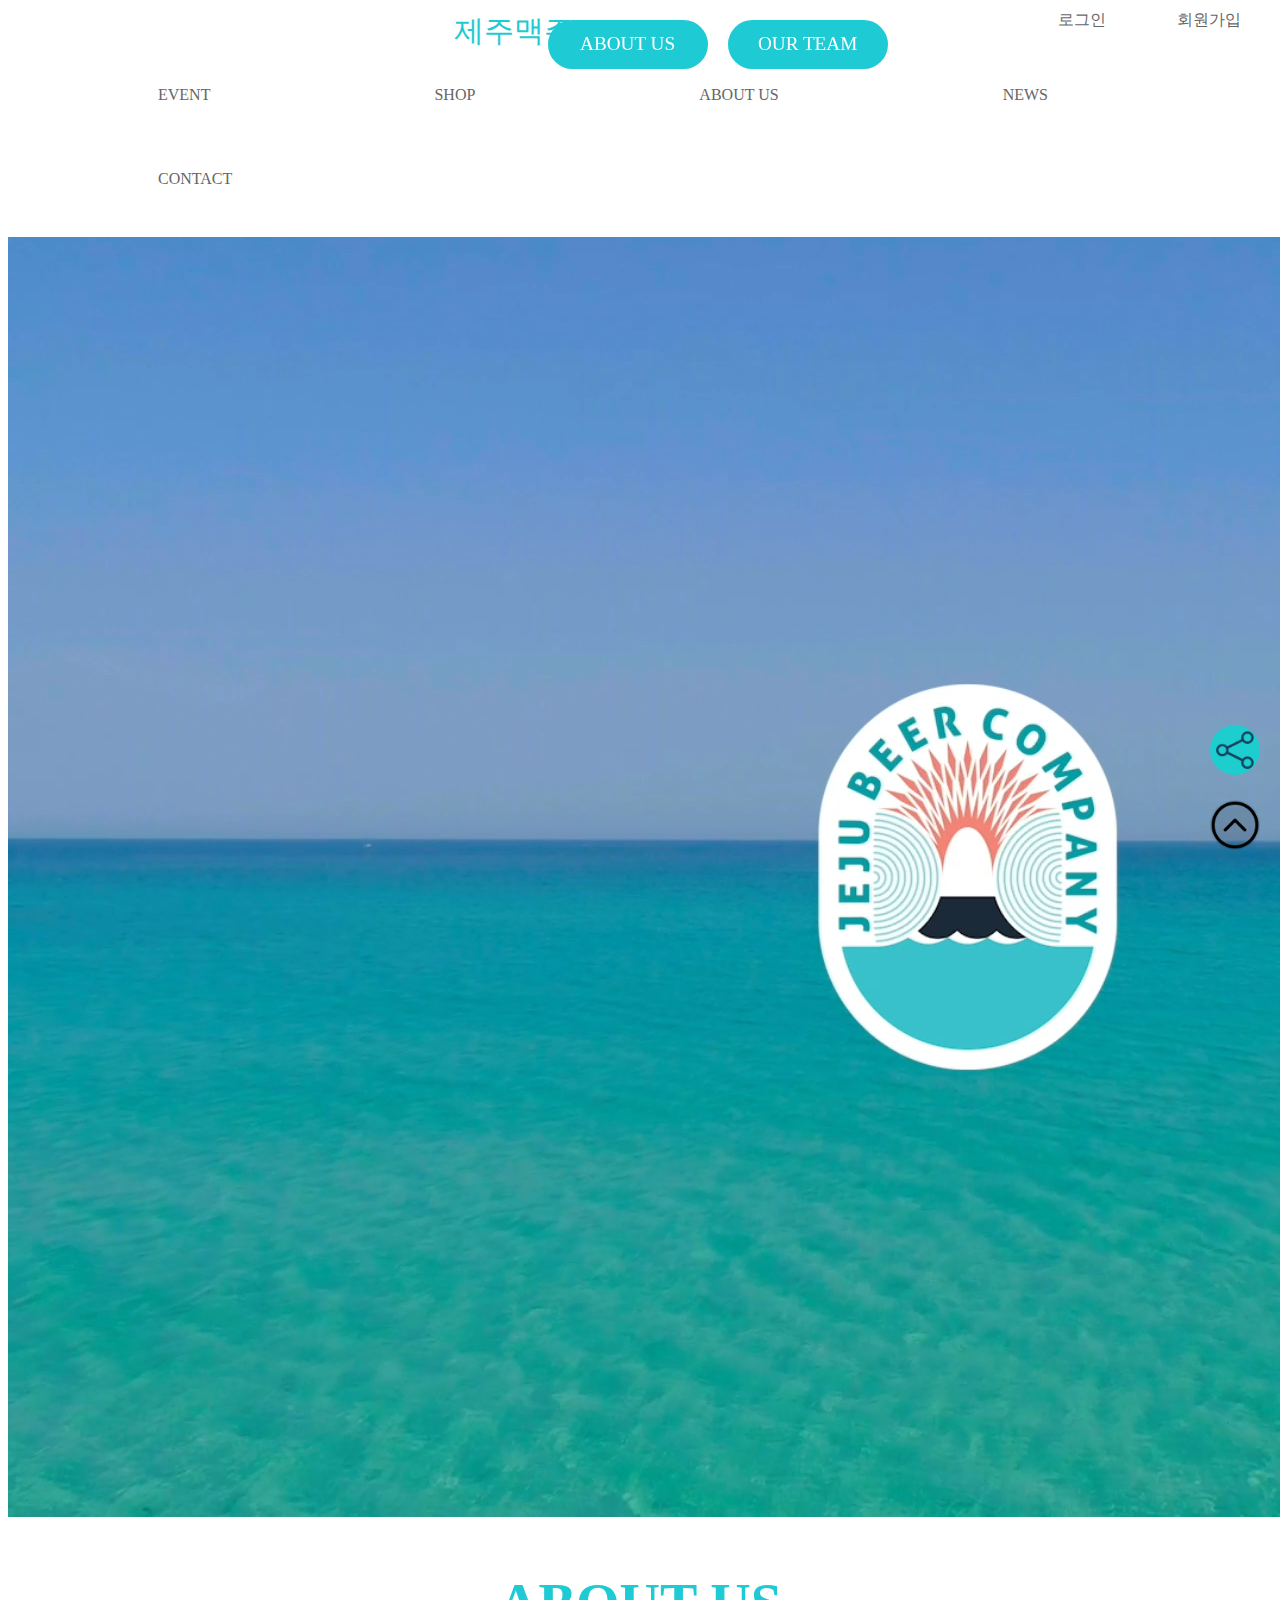
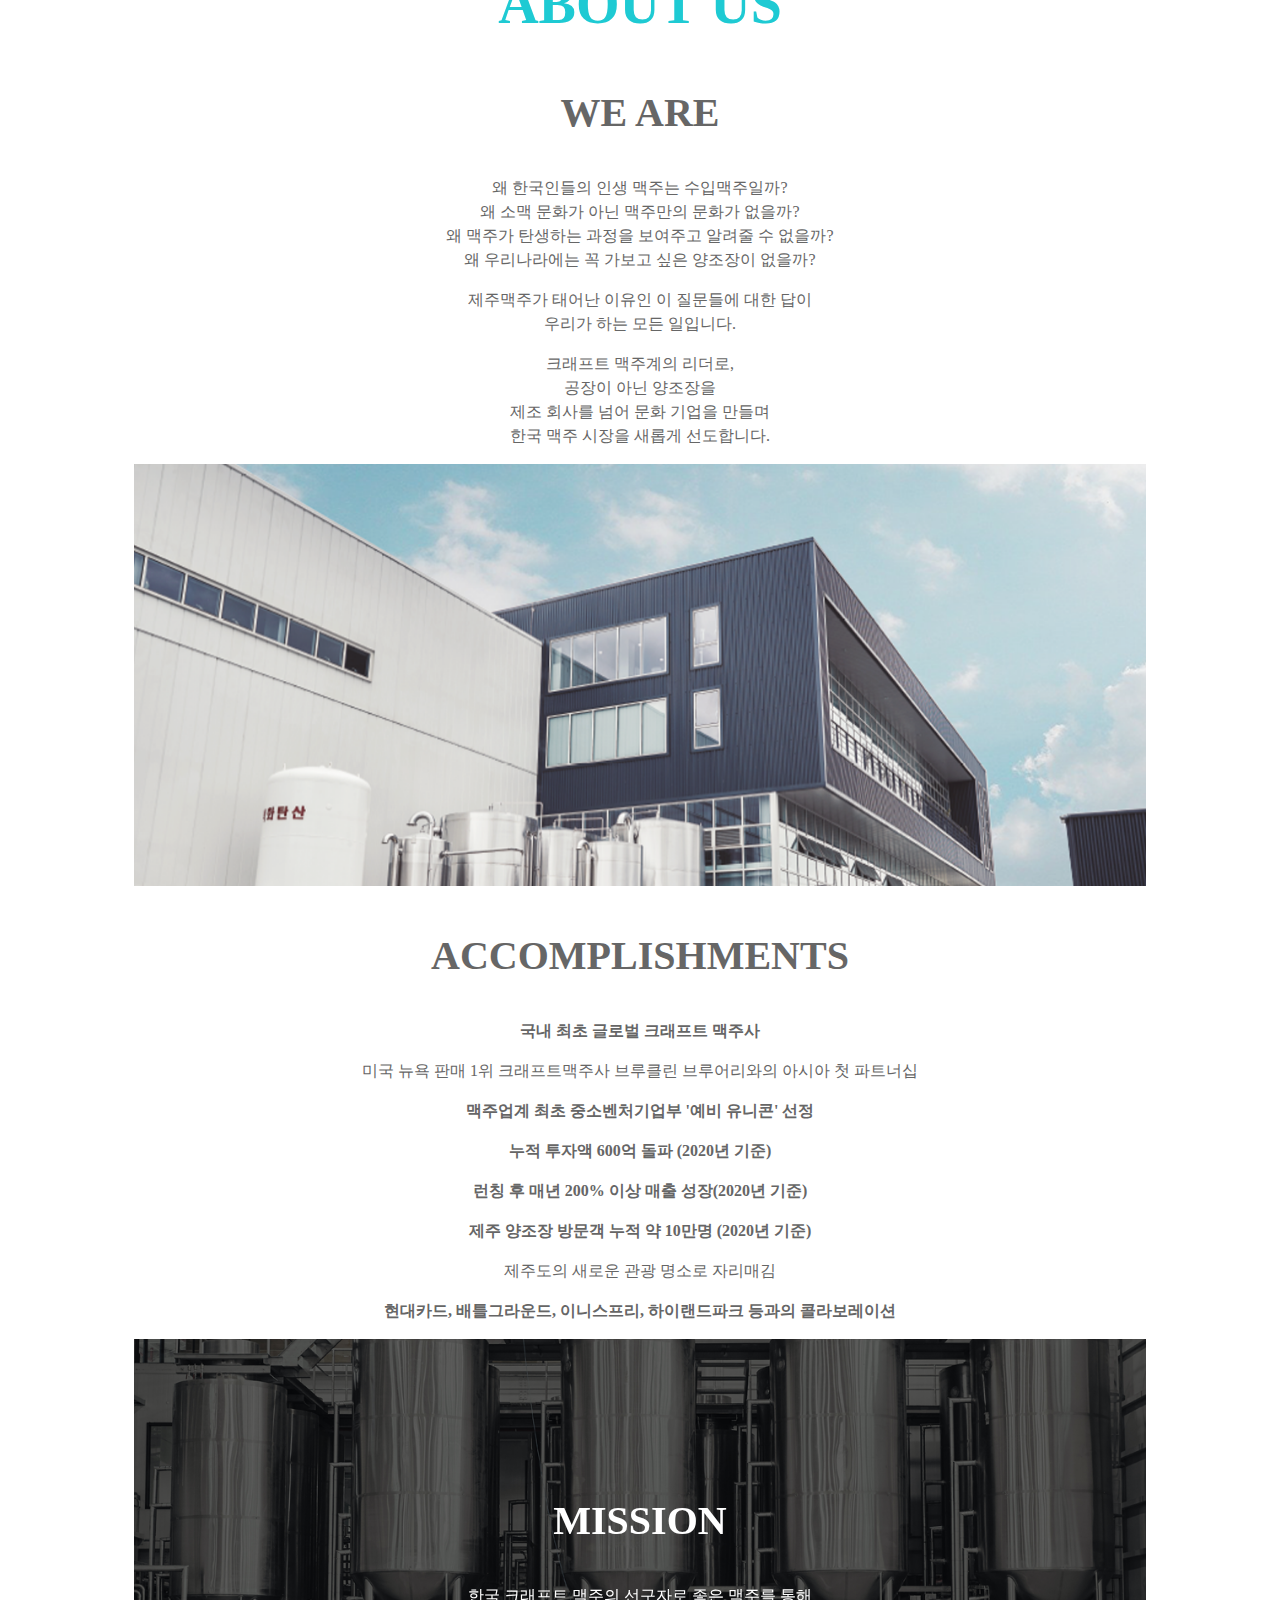
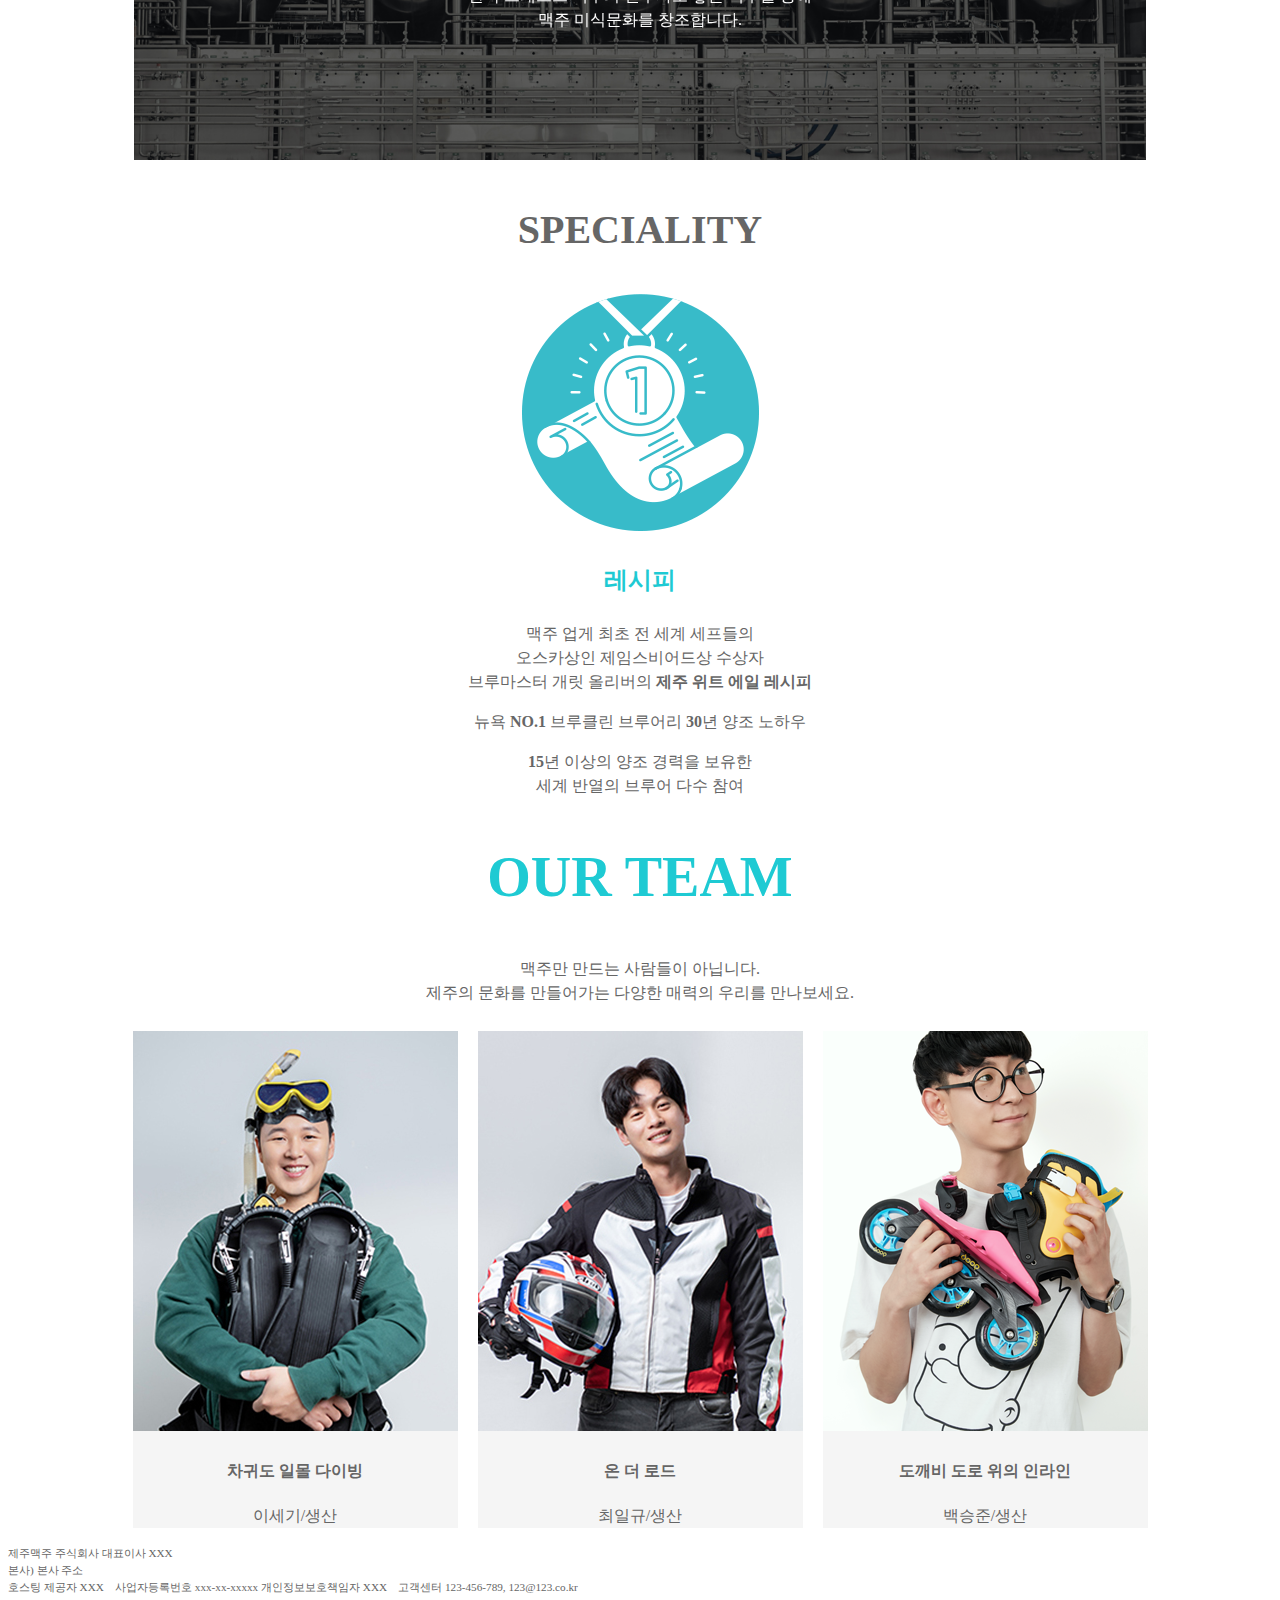
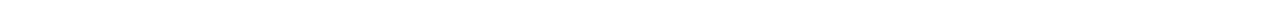
<file: about_us.html>
<!DOCTYPE html>
<html>

<head>
    <meta charset="UTF-8">
    <title></title>
    <link rel="stylesheet" href="./css/style.css" type="text/css">

</head>

<body>
    <header>
        <div class="logo"><a class="main-font" href="index.html">제주맥주</a></div>
        <div class="user_info"><a href="login.html">로그인</a></div>
        <div class="user_info"><a href="join.html">회원가입</a></div>
    </header>

    <nav class="clear">
        <ul>
            <li><a href="index.html">EVENT</a></li>
            <li><a href="shop.html">SHOP</a></li>
            <li><a href="about_us.html">ABOUT US</a></li>
            <li><a href="news.html">NEWS</a></li>
            <li><a href="contact.html">CONTACT</a></li>
        </ul>
    </nav>
    <aside>
        <div class="nav-btn">
            <a href="#"><img src="./img/share.png" width="50" alt=""></a>
        </div>
        <div class="nav-gray-btn">
            <a href="#"><img src="./img/up.png" width="50" alt=""></a>
        </div>
    </aside>
    <main>
        <div>
            <video src="./videos/about_us.mp4" playsinline autoplay muted loop>
                지원하지 않음.
            </video>
        </div>
        <div class="top-fixed">
            <div class="top-fixed-round float-left"><a class="white-font" href="#about_us">ABOUT US</a></div>
            <div class="top-fixed-round float-left"><a class="white-font" href="#our_team">OUR TEAM</a></div>
        </div>
        <article id="about_us">
            <h1>ABOUT US</h1>
            <section>
                <h2>WE ARE</h2>
                <p>
                    왜 한국인들의 인생 맥주는 수입맥주일까?<br>
                    왜 소맥 문화가 아닌 맥주만의 문화가 없을까?<br>
                    왜 맥주가 탄생하는 과정을 보여주고 알려줄 수 없을까?<br>
                    왜 우리나라에는 꼭 가보고 싶은 양조장이 없을까?
                </p>
                <p>
                    제주맥주가 태어난 이유인 이 질문들에 대한 답이<br>
                    우리가 하는 모든 일입니다.
                </p>
                <p>
                    크래프트 맥주계의 리더로,<br>
                    공장이 아닌 양조장을<br>
                    제조 회사를 넘어 문화 기업을 만들며<br>
                    한국 맥주 시장을 새롭게 선도합니다.
                </p>
                <div>
                    <img class="width-80" src="./img/about1.png" alt="">
                </div>
            </section>
            <section>
                <h2>ACCOMPLISHMENTS</h2>
                <p>
                    <strong>국내 최초 글로벌 크래프트 맥주사</strong>
                <blockquote>미국 뉴욕 판매 1위 크래프트맥주사 브루클린 브루어리와의 아시아 첫 파트너십</blockquote>
                </p>
                <p>
                    <strong>맥주업계 최초 중소벤처기업부 '예비 유니콘' 선정</strong>
                </p>
                <p>
                    <strong>누적 투자액 600억 돌파 (2020년 기준)</strong>
                </p>
                <p>
                    <strong>런칭 후 매년 200% 이상 매출 성장(2020년 기준)</strong>
                </p>
                <p>
                    <strong>제주 양조장 방문객 누적 약 10만명 (2020년 기준)</strong>
                <blockquote>제주도의 새로운 관광 명소로 자리매김</blockquote>
                </p>
                <p>
                    <strong>현대카드, 배틀그라운드, 이니스프리, 하이랜드파크 등과의 콜라보레이션</strong>
                </p>
            </section>
            <section>
                <div class="image-text-box">
                    <img class="width-80" src="./img/about2.png" alt="">
                    <div class="inner-text ">
                        <h2 class="white-font">MISSION</h2>
                        <p class="white-font">
                            한국 크래프트 맥주의 선구자로 좋은 맥주를 통해<br>
                            맥주 미식문화를 창조합니다.
                        </p>
                    </div>
                </div>
            </section>
            <section>
                <h2>SPECIALITY</h2>
                <div>
                    <img src="./img/icon1.png" alt="">
                    <h3>레시피</h3>
                    <p>
                        맥주 업게 최초 전 세계 세프들의<br>
                        오스카상인 제임스비어드상 수상자<br>
                        브루마스터 개릿 올리버의 <b>제주 위트 에일 레시피</b>
                    </p>
                    <p>
                        뉴욕 <b>NO.1</b> 브루클린 브루어리 <B>30</B>년 양조 노하우
                    </p>
                    <p>
                        <b>15</b>년 이상의 양조 경력을 보유한<br>
                        세계 반열의 브루어 다수 참여
                    </p>
                </div>
            </section>
        </article>
        <article id="our_team">
            <h1>OUR TEAM</h1>
            <p>
                맥주만 만드는 사람들이 아닙니다.<br>
                제주의 문화를 만들어가는 다양한 매력의 우리를 만나보세요.
            </p>
            <div class="table-block">
                <div class="float-box">
                    <div>
                        <img src="./img/employee1.png" alt="">
                    </div>
                    <h4>차귀도 일몰 다이빙</h4>
                    이세기/생산
                </div>
                <div class="float-box">
                    <div>
                        <img src="./img/employee2.png" alt="">
                    </div>
                    <h4>온 더 로드</h4>
                    최일규/생산
                </div>
                <div class="float-box">
                    <div>
                        <img src="./img/employee3.png" alt="">
                    </div>
                    <h4>도깨비 도로 위의 인라인</h4>
                    백승준/생산
                </div>
            </div>
        </article>
    </main>
    <footer>
        <div>
            제주맥주 주식회사 대표이사 XXX<br>
            본사) 본사 주소<br>
            호스팅 제공자 XXX &nbsp;&nbsp;&nbsp;사업자등록번호 xxx-xx-xxxxx
            개인정보보호책임자 XXX &nbsp;&nbsp;&nbsp;고객센터 123-456-789, 123@123.co.kr
        </div>
    </footer>
</body>

</html>
</file>
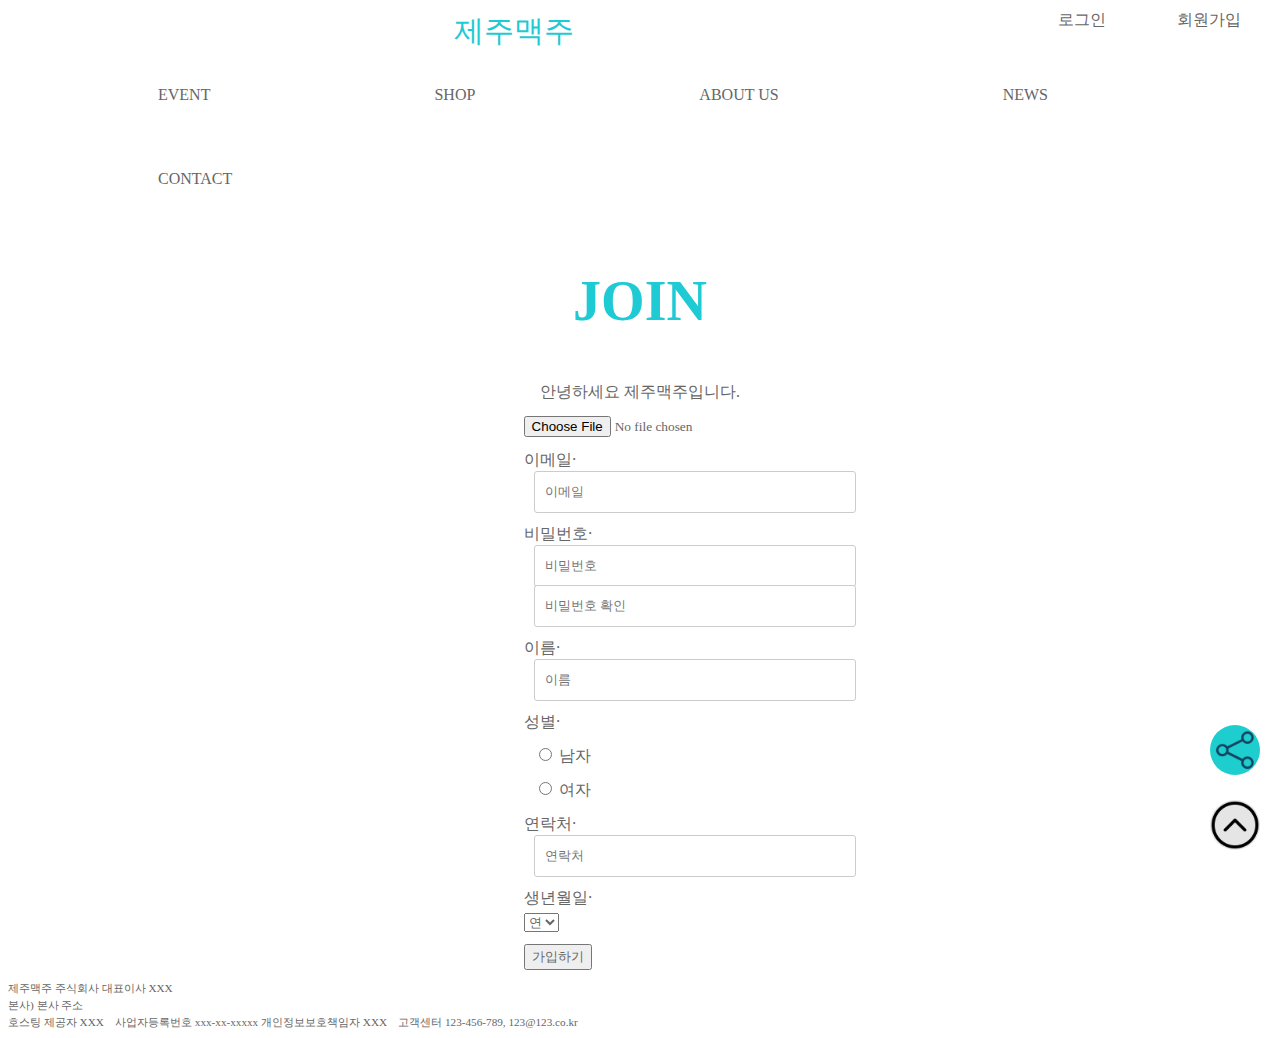
<file: join.html>
<!DOCTYPE html>
<html>

<head>
    <meta charset="UTF-8">
    <title></title>
    <link rel="stylesheet" href="./css/style.css" type="text/css">

</head>

<body>
    <header>
        <div class="logo"><a class="main-font" href="index.html">제주맥주</a></div>
        <div class="user_info"><a href="login.html">로그인</a></div>
        <div class="user_info"><a href="join.html">회원가입</a></div>
    </header>

    <nav class="clear">
        <ul>
            <li><a href="index.html">EVENT</a></li>
            <li><a href="shop.html">SHOP</a></li>
            <li><a href="about_us.html">ABOUT US</a></li>
            <li><a href="news.html">NEWS</a></li>
            <li><a href="contact.html">CONTACT</a></li>
        </ul>
    </nav>
    <aside>
        <div class="nav-btn">
            <a href="#"><img src="./img/share.png" width="50" alt=""></a>
        </div>
        <div class="nav-gray-btn">
            <a href="#"><img src="./img/up.png" width="50" alt=""></a>
        </div>
    </aside>
    <main>
        <div>
            <h1>JOIN</h1>
            안녕하세요 제주맥주입니다.
        </div>
        <div id="join">
            <form action="#" method="POST" enctype="multipart/form-data">
                <div>
                    <input id="photo" name="photo" type="file">
                </div>
                <div>
                    <label for="email">이메일&centerdot;</label><br>
                    <input id="email" name="email" type="email" placeholder="이메일">
                </div>
                <div>
                    <label for="pass1">비밀번호&centerdot;</label><br>
                    <input id="pass1" name="pass" type="password" placeholder="비밀번호"><br>
                    <input id="pass2" type="password" placeholder="비밀번호 확인">
                </div>
                <div>
                    <label for="name">이름&centerdot;</label><br>
                    <input id="name" name="name" type="text" placeholder="이름">
                </div>
                <div id="gender-label">

                    <label>성별&centerdot;</label><br>
                    <div>
                        <input id="man" name="gender" type="radio" value="man">
                        <label for="man">남자</label>
                    </div>
                    <div>
                        <input id="woman" name="gender" type="radio" value="woman">
                        <label for="woman">여자</label>
                    </div>
                </div>
                <div>
                    <label for="phone">연락처&centerdot;</label><br>
                    <input id="phone" name="phone" type="text" placeholder="연락처">
                </div>
                <div>
                    <label for="date">생년월일&centerdot;</label><br>
                    <select name="birth_y" id="birth_y">
                        <option value="">연</option>
                        <script>
                            for(var i=1900; i<=2021;i++){
                                document.write("<option value='"+i+"</option>");
                            }
                        </script>
                    </select>
                </div>
                <div>
                    <input id="agree_terms" name="agree_terms" type="hidden">
                    <input id="user_info_agree" name="user_info_agree" type="hidden">
                    <input id="marketing_sms_agree" name="marketing_sms_agree" type="hidden">
                    <input id="marketing_email_agree" name="marketing_email_agree" type="hidden">
                    <button type="button" onclick="formValidator()">가입하기</button>
                    <script>
                        let formValidator=function(){
                            let email=document.getElementById('email');
                            const regExp = /^[0-9a-zA-Z]([-_\.]?[0-9a-zA-Z])*@[0-9a-zA-Z]([-_\.]?[0-9a-zA-Z])*\.[a-zA-Z]{2,3}$/;
                            if(!regExp.test(email.value)){
                                alert("이메일 형식에 맞지 않습니다.");
                            }else{
                                location.href="login.html";
                            }
                        }

                    </script>
                </div>
            </form>
        </div>

    </main>
    <footer>
        <div>
            제주맥주 주식회사 대표이사 XXX<br>
            본사) 본사 주소<br>
            호스팅 제공자 XXX &nbsp;&nbsp;&nbsp;사업자등록번호 xxx-xx-xxxxx
            개인정보보호책임자 XXX &nbsp;&nbsp;&nbsp;고객센터 123-456-789, 123@123.co.kr
        </div>
    </footer>
</body>

</html>
</file>
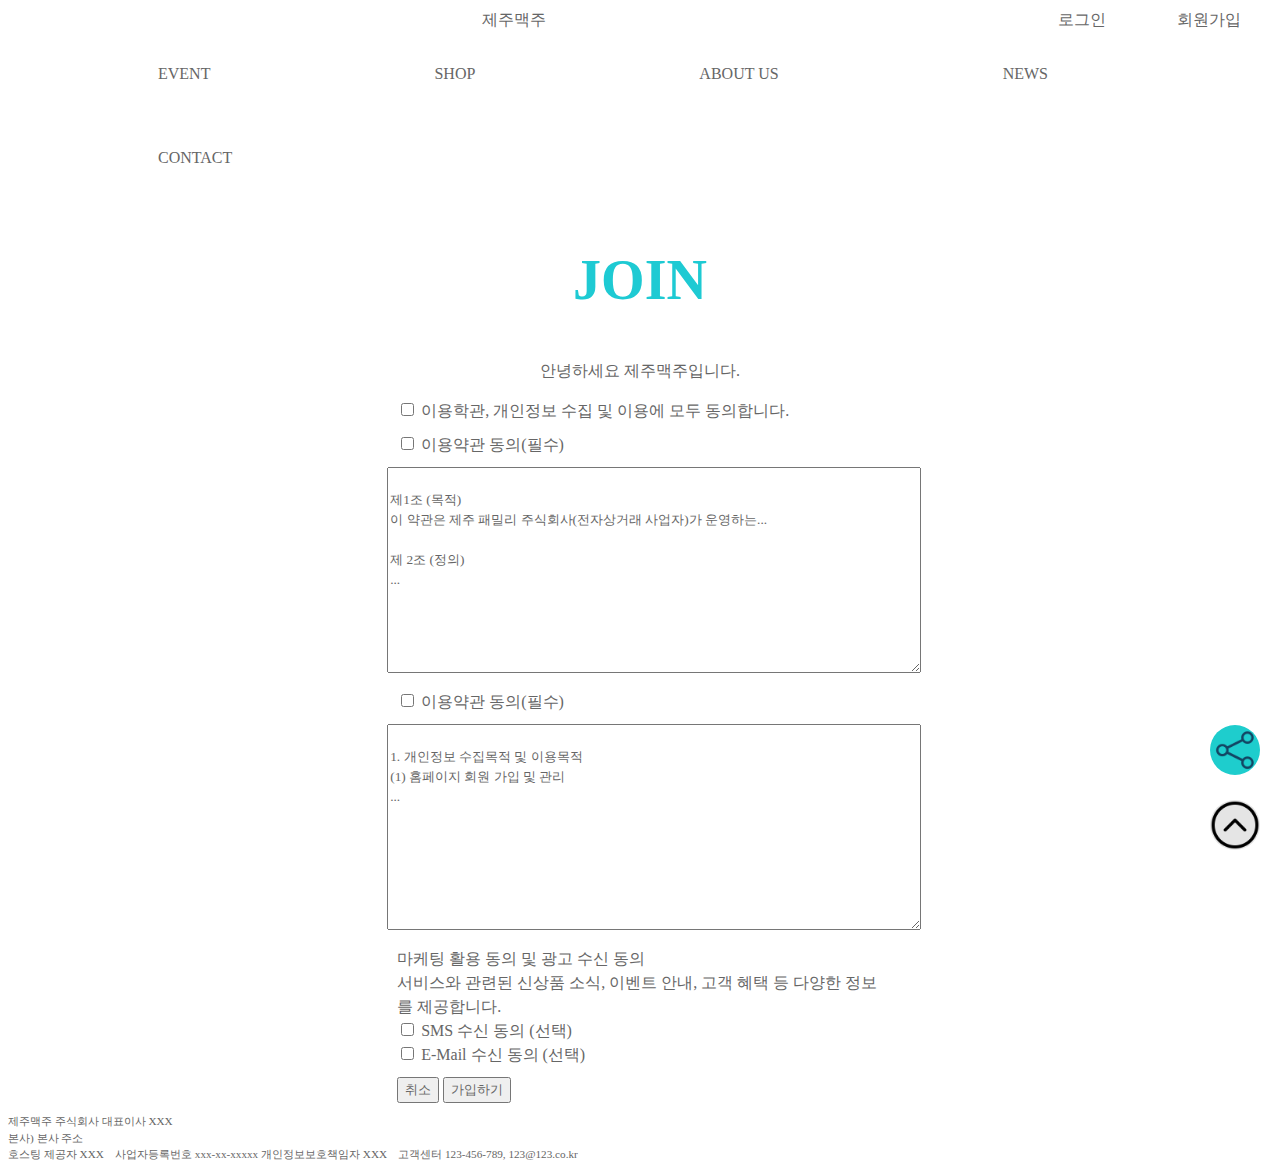
<file: join_agree.html>
<!DOCTYPE html>
<html>

<head>
    <meta charset="UTF-8">
    <title></title>
    <link rel="stylesheet" href="./css/style.css" type="text/css">

</head>

<body>
    <header>
        <div class="logo"><a href="index.html">제주맥주</a></div>
        <div class="user_info"><a href="login.html">로그인</a></div>
        <div class="user_info"><a href="join.html">회원가입</a></div>
    </header>

    <nav class="clear">
        <ul>
            <li><a href="index.html">EVENT</a></li>
            <li><a href="shop.html">SHOP</a></li>
            <li><a href="about_us.html">ABOUT US</a></li>
            <li><a href="news.html">NEWS</a></li>
            <li><a href="contact.html">CONTACT</a></li>
        </ul>
    </nav>
    <aside>
        <div class="nav-btn">
            <a href="#"><img src="./img/share.png" width="50" alt=""></a>
        </div>
        <div class="nav-gray-btn">
            <a href="#"><img src="./img/up.png" width="50" alt=""></a>
        </div>
    </aside>
    <main>
        <div>
            <h1>JOIN</h1>
            <p>안녕하세요 제주맥주입니다.</p>
        </div>
        <div>
            <form id="agree_label" action="#">
                <div>
                    <input type="checkbox" id="agree_all">
                    <label for="agree_all">이용학관, 개인정보 수집 및 이용에 모두 동의합니다. </label>
                </div>
                <div>
                    <input type="checkbox" id="agree_terms" name="agree_terms" value="Y">
                    <label for="agree_terms">이용약관 동의(필수)</label><br>
                </div>
                <textarea rows="10" cols="70" readonly>

제1조 (목적)
이 약관은 제주 패밀리 주식회사(전자상거래 사업자)가 운영하는...

제 2조 (정의)
... 
                    </textarea>
                <div>
                    <input type="checkbox" id="user_info_agree" name="agree_terms" value="Y">
                    <label for="user_info_agree">이용약관 동의(필수)</label><br>
                </div>
                <textarea rows="10" cols="70" readonly>

1. 개인정보 수집목적 및 이용목적
(1) 홈페이지 회원 가입 및 관리
...
</textarea>
                <div>
                    마케팅 활용 동의 및 광고 수신 동의<br>
                    서비스와 관련된 신상품 소식, 이벤트 안내, 고객 혜택 등 다양한 정보를 제공합니다.<br>
                    <input type="checkbox" id="marketing_sms_agree" name="marketing_sms_agree" value="Y">
                    <label for="marketing_sms_agree">SMS 수신 동의 (선택)</label><br>
                    <input type="checkbox" id="marketing_email_agree" name="marketing_email_agree" value="Y">
                    <label for="marketing_email_agree">E-Mail 수신 동의 (선택)</label><br>
                </div>
                <div>
                    <button type="reset" onclick="resetClick();">취소</button>
                    <script>
                        let resetClick=function(){
                            location.href="index.html";
                        }
                 

                    </script>
                    <button type="submit" onclick="checkAgree()">가입하기</button>
                    <script>
                        function checkAgree(){
                            var agreeTerms=document.getElementById('agree_terms');
                            var userInfoAgree=document.getElementById('user_info_agree');
                            if(agreeTerms.checked==false||userInfoAgree.checked==false){
                                alert("동의에 체크하세요.");
                            }
                            console.log(agreeTerms.checked, userInfoAgree.checked);
                        }
                    </script>
                </div>
            </form>
        </div>
    </main>
    <footer>
        <div>
            제주맥주 주식회사 대표이사 XXX<br>
            본사) 본사 주소<br>
            호스팅 제공자 XXX &nbsp;&nbsp;&nbsp;사업자등록번호 xxx-xx-xxxxx
            개인정보보호책임자 XXX &nbsp;&nbsp;&nbsp;고객센터 123-456-789, 123@123.co.kr
        </div>
    </footer>
</body>

</html>
</file>
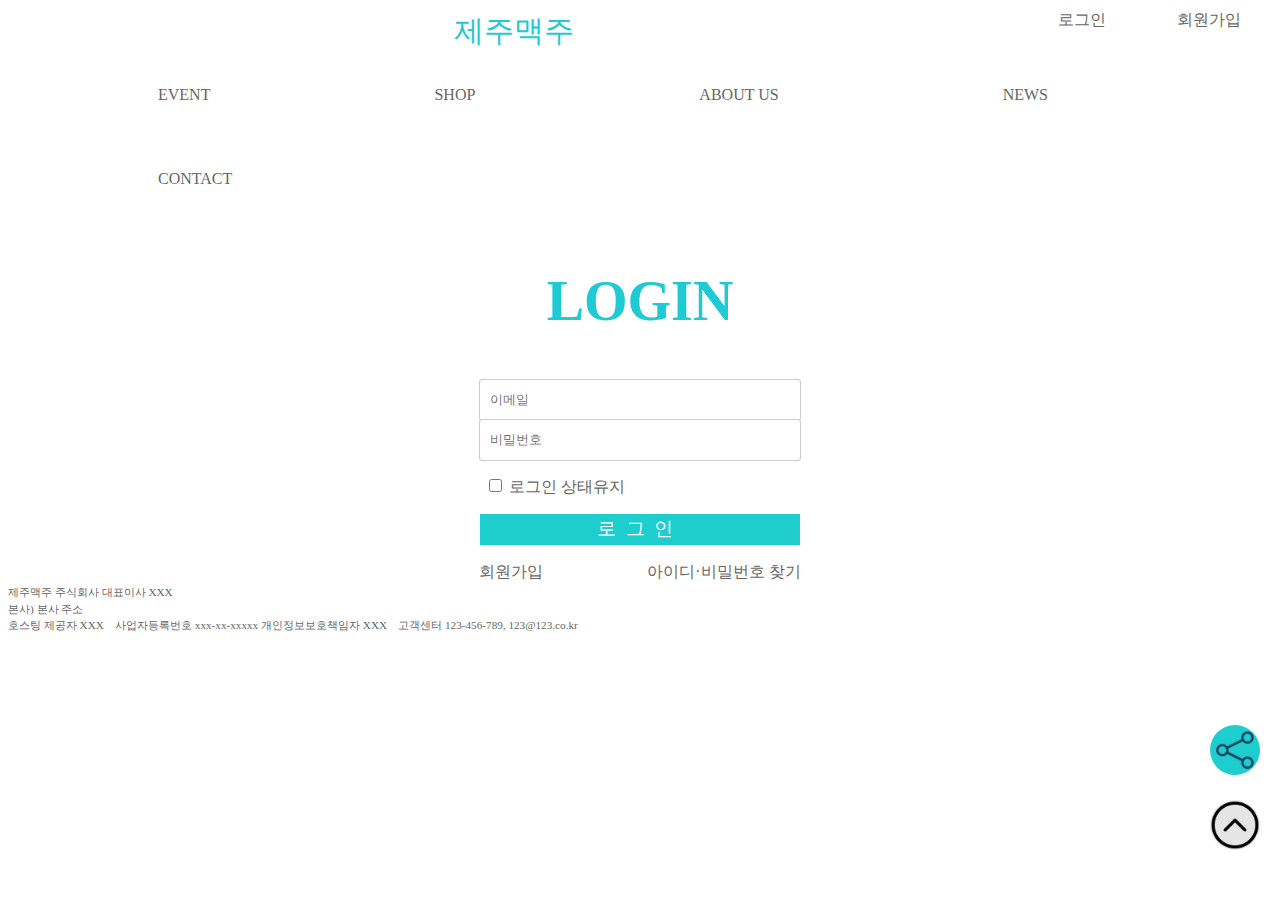
<file: login.html>
<!DOCTYPE html>
<html>

<head>
    <meta charset="UTF-8">
    <title></title>
    <link rel="stylesheet" href="./css/style.css" type="text/css">

</head>

<body>
    <header>
        <div class="logo"><a class="main-font" href="index.html">제주맥주</a></div>
        <div class="user_info"><a href="login.html">로그인</a></div>
        <div class="user_info"><a href="join.html">회원가입</a></div>
    </header>

    <nav class="clear">
        <ul>
            <li><a href="index.html">EVENT</a></li>
            <li><a href="shop.html">SHOP</a></li>
            <li><a href="about_us.html">ABOUT US</a></li>
            <li><a href="news.html">NEWS</a></li>
            <li><a href="contact.html">CONTACT</a></li>
        </ul>
    </nav>
    <aside>
        <div class="nav-btn">
            <a href="#"><img src="./img/share.png" width="50" alt=""></a>
        </div>
        <div class="nav-gray-btn">
            <a href="#"><img src="./img/up.png" width="50" alt=""></a>
        </div>
    </aside>
    <main>
        <div>
            <h1>LOGIN</h1>
            <form action="">
                <div id="signin">
                    <input type="email" id="email" name="email" placeholder="이메일"><br>
                    <input type="password" id="pass" name="pass" placeholder="비밀번호"><br>
                    <div class="left-position">
                        <input type="checkbox" id="keep_login" name="keep_login" value="Y">
                        <label for=keep_login">로그인 상태유지</label><br>
                    </div>
                    <button class="btn-shape white-font" type="submit">로그인</button><br>
                    <a class="align-left underline" href="join_agree.html">회원가입</a>
                    <a class="align-right underline" href="#">아이디&centerdot;비밀번호 찾기</a>
                </div>
            </form>
        </div>
    </main>
    <footer>
        <div>
            제주맥주 주식회사 대표이사 XXX<br>
            본사) 본사 주소<br>
            호스팅 제공자 XXX &nbsp;&nbsp;&nbsp;사업자등록번호 xxx-xx-xxxxx
            개인정보보호책임자 XXX &nbsp;&nbsp;&nbsp;고객센터 123-456-789, 123@123.co.kr
        </div>
    </footer>
</body>

</html>
</file>
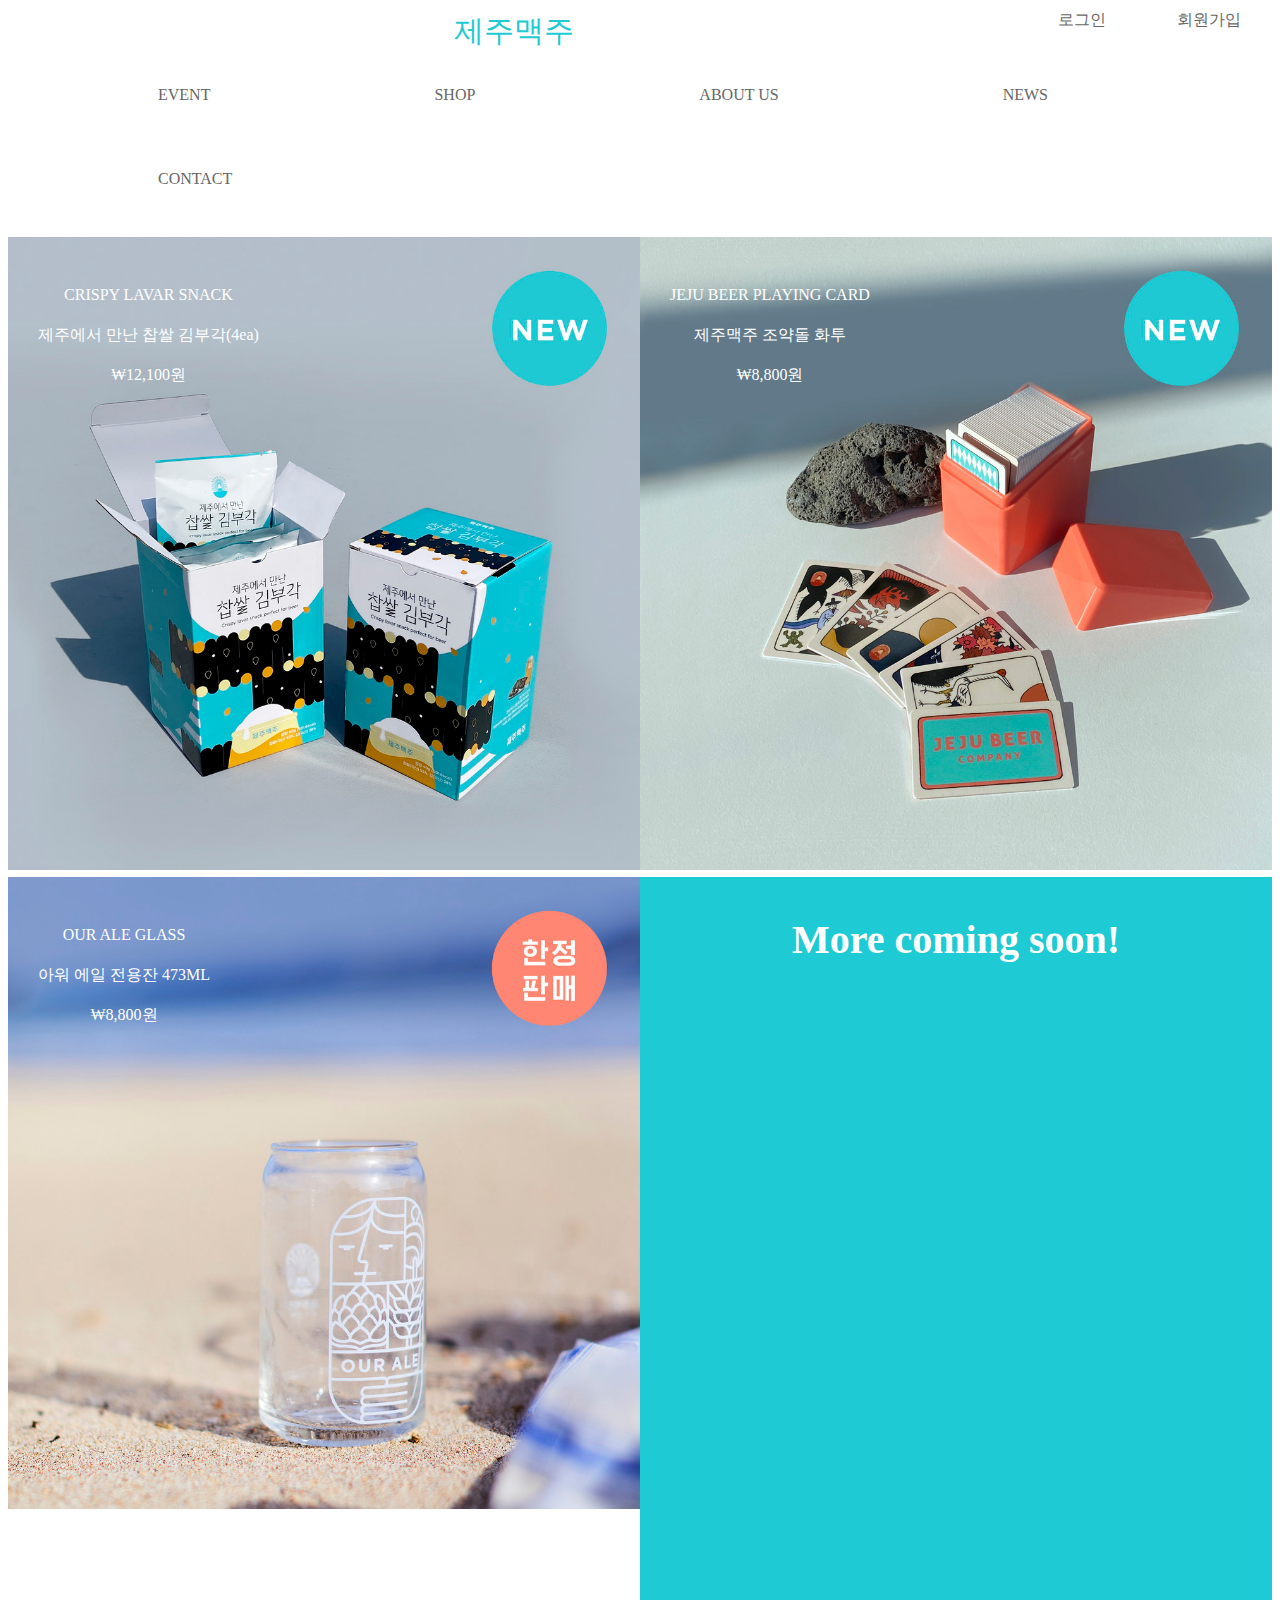
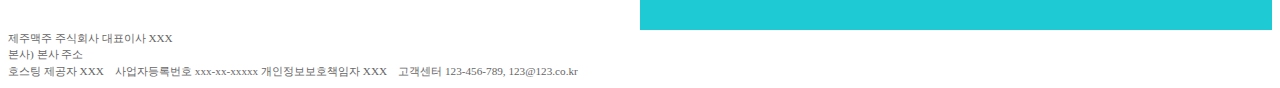
<file: shop.html>
<!DOCTYPE html>
<html>

<head>
    <meta charset="UTF-8">
    <title></title>
    <link rel="stylesheet" href="./css/style.css" type="text/css">

</head>

<body>
    <header>
        <div class="logo"><a class="main-font" href="index.html">제주맥주</a></div>
        <div class="user_info"><a href="login.html">로그인</a></div>
        <div class="user_info"><a href="join.html">회원가입</a></div>
    </header>

    <nav class="clear">
        <ul>
            <li><a href="index.html">EVENT</a></li>
            <li><a href="shop.html">SHOP</a></li>
            <li><a href="about_us.html">ABOUT US</a></li>
            <li><a href="news.html">NEWS</a></li>
            <li><a href="contact.html">CONTACT</a></li>
        </ul>
    </nav>
    <aside>
        <div class="nav-btn">
            <a href="#"><img src="./img/share.png" width="50" alt=""></a>
        </div>
        <div class="nav-gray-btn">
            <a href="#"><img src="./img/up.png" width="50" alt=""></a>
        </div>
    </aside>
    <main>
        <article>
            <div class="shop-pos">
                <div>
                    <a href="#"><img class="width-100" src="./img/shop1.jpg" alt=""></a>
                </div>
                <div class="shop-inner-text">
                    <p class="white-font">CRISPY LAVAR SNACK</p>
                    <p class="white-font">제주에서 만난 찹쌀 김부각(4ea)</p>
                    <p class="white-font">&#8361;12,100원</p>
                </div>
            </div>

            <div class="shop-pos">
                <div>
                    <a href="#"><img class="width-100" src="./img/shop2.jpg" alt=""></a>
                </div>
                <div class="shop-inner-text">
                    <p class="white-font">JEJU BEER PLAYING CARD</p>
                    <P class="white-font">제주맥주 조약돌 화투</P>
                    <P class="white-font">&#8361;8,800원</P>
                </div>
            </div>

            <div class="shop-pos">
                <div>
                    <a href="about_us.html"><img class="width-100" src="./img/shop3.jpg" alt=""></a>
                </div>
                <div class="shop-inner-text">
                    <p class="white-font">OUR ALE GLASS</p>
                    <p class="white-font">아워 에일 전용잔 473ML</p>
                    <p class="white-font">&#8361;8,800원</p>
                </div>
            </div>
            <div class="float-left bg-color">
                <h2 class="white-font">More coming soon!</h2>
            </div>
        </article>
    </main>
    <footer class="clear">
        <div>
            제주맥주 주식회사 대표이사 XXX<br>
            본사) 본사 주소<br>
            호스팅 제공자 XXX &nbsp;&nbsp;&nbsp;사업자등록번호 xxx-xx-xxxxx
            개인정보보호책임자 XXX &nbsp;&nbsp;&nbsp;고객센터 123-456-789, 123@123.co.kr
        </div>
    </footer>
</body>

</html>
</file>
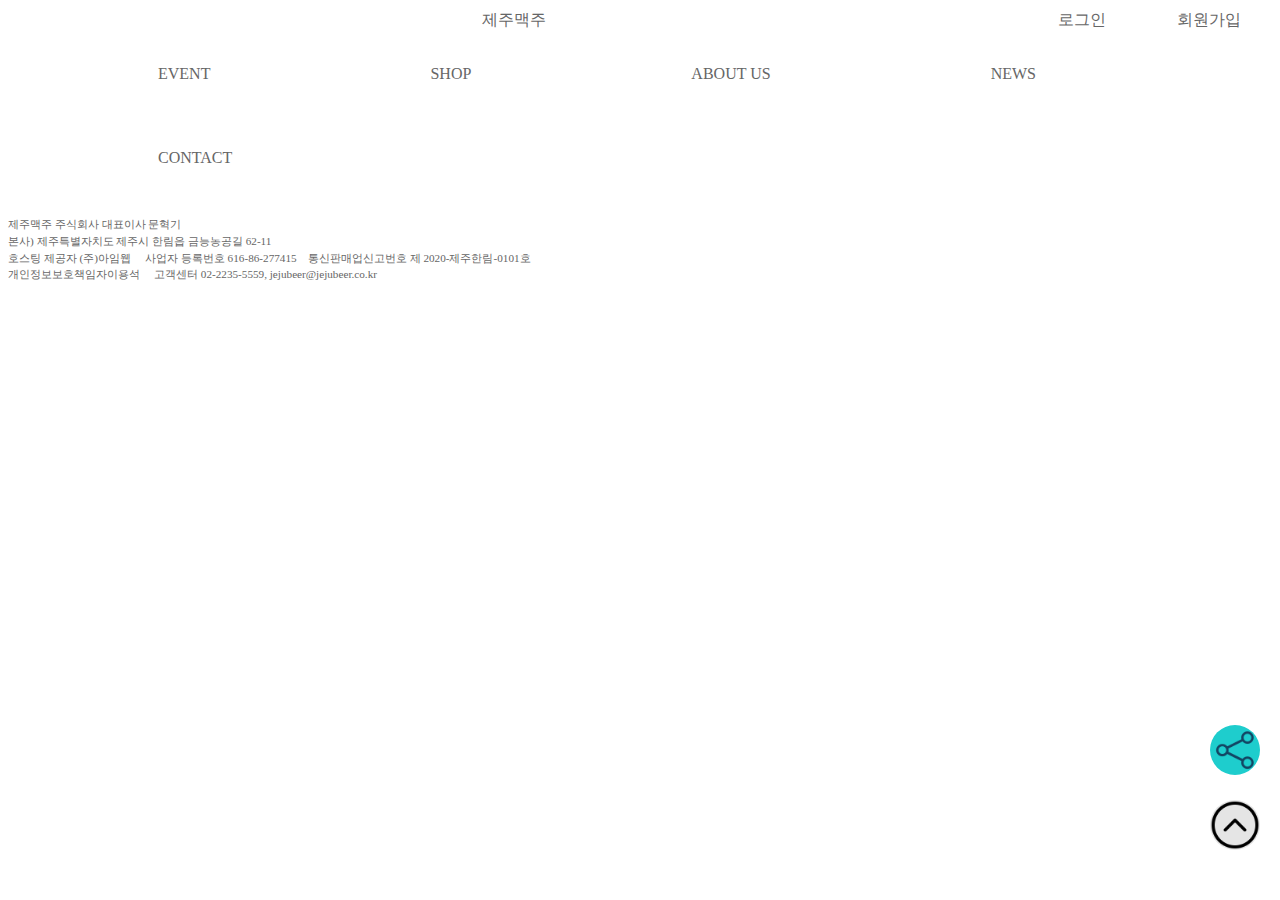
<file: template.html>
<!DOCTYPE html>
<html>

<head>
    <meta charset="UTF-8">
    <title></title>
    <link rel="stylesheet" href="./css/style.css" type="text/css">

</head>

<body>
    <header>
        <div class="logo"><a href="index.html">제주맥주</a></div>
        <div class="user_info"><a href="login.html">로그인</a></div>
        <div class="user_info"><a href="join.html">회원가입</a></div>
    </header>

    <nav class="clear">
        <ul>
        <script src="./js/script.js"></script>
        <script>
            new Menu('EVENT', 'index.html');
            new Menu('SHOP', 'shop.html');
            new Menu('ABOUT US', 'about_us.html');
            new Menu('NEWS', 'news.html');
            new Menu('CONTACT', 'contact.html');
        </script>
        </ul>
    </nav>
    <aside>
        <div class="nav-btn">
            <a href="#"><img src="./img/share.png" width="50" alt=""></a>
        </div>
        <div class="nav-gray-btn">
            <a href="#"><img src="./img/up.png" width="50" alt=""></a>
        </div>

    </aside>
    <Main>

    </Main>
    <footer>
        <div>
            <script>
                new Foot('제주맥주 주식회사','문혁기','본사) 제주특별자치도 제주시 한림읍 금능농공길 62-11','(주)아임웹','616-86-277415','제 2020-제주한림-0101호','이용석','02-2235-5559','jejubeer@jejubeer.co.kr');
                
            </script>
        </div>
    </footer>

</body>

</html>
</file>
<file: css/style.css>
*{
    font-family: 'Gotham','Spoqa Han Sans Neo';
    color: #666;
    font-size: 1vm;
    line-height: 1.5;
}
h1{
    font-weight: bold;
    font-size: 3.5em;
    color: rgb(30, 202, 211);
}
h2{
    font-weight: bold;
    font-size: 2.5em;
}
h3{
    font-weight: bold;
    font-size: 1.5em;
    color: rgb(30, 202, 211);
}
a{
    display: inline-block;
    text-decoration: none;
}
article,div{
    text-align: center;
}
footer{
    font-size: 0.7em;
}
ul{
    list-style-type: none;

}
li{
    display: inline-block;
    padding: 30px;
    margin: 0 20px
}
table{
    border-top: 2px solid #444;
    border-bottom: 2px solid #444;
    border-collapse: collapse;
    margin: 0px auto;
}
under-line{
    border-bottom: 1px solid #444;
}
.new-title{
    padding: 0px 50px;
}
.logo{
    width: 80%;
    float: left;
}
.logo a:focus, .logo a:hover{
    text-decoration: none;
}
nav a:focus, nav a:hover{
    text-decoration: underline;
}
a:link, a:visited{
    text-decoration: none;
}
.user_info{
    width: 10%;
    float: left;
}
.clear{
    clear: left;
}
#round-box{
    background-color: rgb(30, 202, 211);
    width: 300px;
    border-radius: 30px;
    padding: 10px;
    color: white;
    font-size: 1.5em;
    margin: 0 auto;
}

.bg1{
    position: relative;
    
}
.bg2{
    position: absolute;
    width: 120%;
    top: 180%;
    left: 50%;
    transform: translate(-50%,-50%);

}
.bg3{
    position: absolute;
    width: 100%;
    top: 180%;
    left: 80%;
    transform: translate(-50%,-50%);
}
aside{
    position: fixed;
    bottom: 50px;
    right: 20px;
}
.image-text-box{
    position: relative;
    width: 100%;
    margin: 0;
    padding: 0;
}
.inner-text{
    width: 100%;
    position: absolute;
    left: 50%;
    top:50%;
    transform: translate(-50%,-50%);
}
.inner-text-bottom{
    width: 100%;
    position: absolute;
    left: 50%;
    top:80%;
    transform: translate(-50%,-50%);
    animation-name: bounce;
    animation-duration: 1s;
    animation-iteration-count: infinite;
}
@keyframes bounce {
    from{
        margin-top: 0;
    }
    50%{
        margin-top: 15px;
    }
    to{
        margin-top: 0;
    }
    
}
.inner-left-top-text{
    width: 100%;
    position: absolute;
    left: 38%;
    top:15%;
    margin: 0;
    padding: 0;
    
}
.white-font{
    color: rgb(255, 255, 255);
}
.main-font{
    color: rgb(30, 202, 211);
    font-size: 30px;
    font-style: bold;
}
.float-left{
    float: left;
}
.shop-image{
    width: 300px;
}
.table-block{
    display: inline-block;

}
.float-box{
    float: left;
    margin: 10px;
    background-color: whitesmoke;
}
.float-box-nonbg{
    float: left;
    margin: 0;
    padding: 0;
}
.width-100{
    width: 100%;
}
.width-80{
    width: 80%;
    margin: 0 auto;
}
.width-50{
    width: 50%;
}
.width-30{
    width: 30%;
}
.width-100-height{
    width: 100%;
    height: 500px;
}
.width-100-height-200{
    width: 100%;
    height: 700px;
}
.top-fixed{
    position: fixed;
    top: 10px;
    left: 42%;
}
.top-fixed-round{
    background-color: rgb(30, 202, 211);
    width: 100px;
    border-radius: 30px;
    font-size: 1.2em;
    padding: 10px 30px;
    margin: 10px;
}
.margin-0{
    margin: 0;
    padding: 0;
}
.shop-pos{
    position: relative;
    float: left;
    width: 50%;
    margin: 0 auto;
    padding: 0;
   
}
.shop-pos2{
    position: relative;
    float: left;
    width: 30%;
    margin: 0;
    padding: 0;
}
.shop-inner-text{
    position: absolute;
    top:30px;
    left: 30px;
    margin: 0;
    padding: 0;
}
.bg-color{
    background-color:rgb(30, 202, 211);
    width: 50%;
    height: 753px;
}
.nav-btn{
    background-color: rgb(30, 205, 205);
    width: 50px;
    height: 50px;
    border-radius: 50% 50%;
}
.nav-gray-btn{
    margin-top: 25px;
    background-color: rgba(0,0,0,0.1);
    width: 50px;
    height: 50px;
    border-radius: 50% 50%;
}
nav li{
    margin: 0 80px;
}
footer div{
    text-align: left;
}
#signin input[placeholder]{
    border: 1px solid #ccc;
    border-radius: 3px;
    margin: -1px 10px;
    width: 300px;
    padding: 10px;
}
#signin button[type=submit]{
    border-radius: 0px;
    width: 320px;
    border: none;
    letter-spacing: 0.5em;
    font-size: 1.2em;
}
.btn-shape{
    background-color: rgb(30, 205, 205);
    border-radius: 0px;
}
.align-left{
    text-align: left;
    margin-right: 50px;
    margin-top: 15px;
}
.align-right{
    text-align: right;
    margin-left: 50px;
    margin-top: 15px;
}

.underline{
    text-decoration: underline;
}
.left-position{
    margin: 15px 0 15px -170px;
}
#agree_label{
    width: 40%;
    margin: 0 auto;
}
#agree_label div{
    text-align: left;
    margin: 10px;
}
#join{
    width: 20%;
    margin: 0 auto;
}
#join input[placeholder]{
    border: 1px solid #ccc;
    border-radius: 3px;
    margin: -1px 10px;
    width: 300px;
    padding: 10px;
}
#join div{
    text-align: left;
    margin: 10px;
}
</file>
